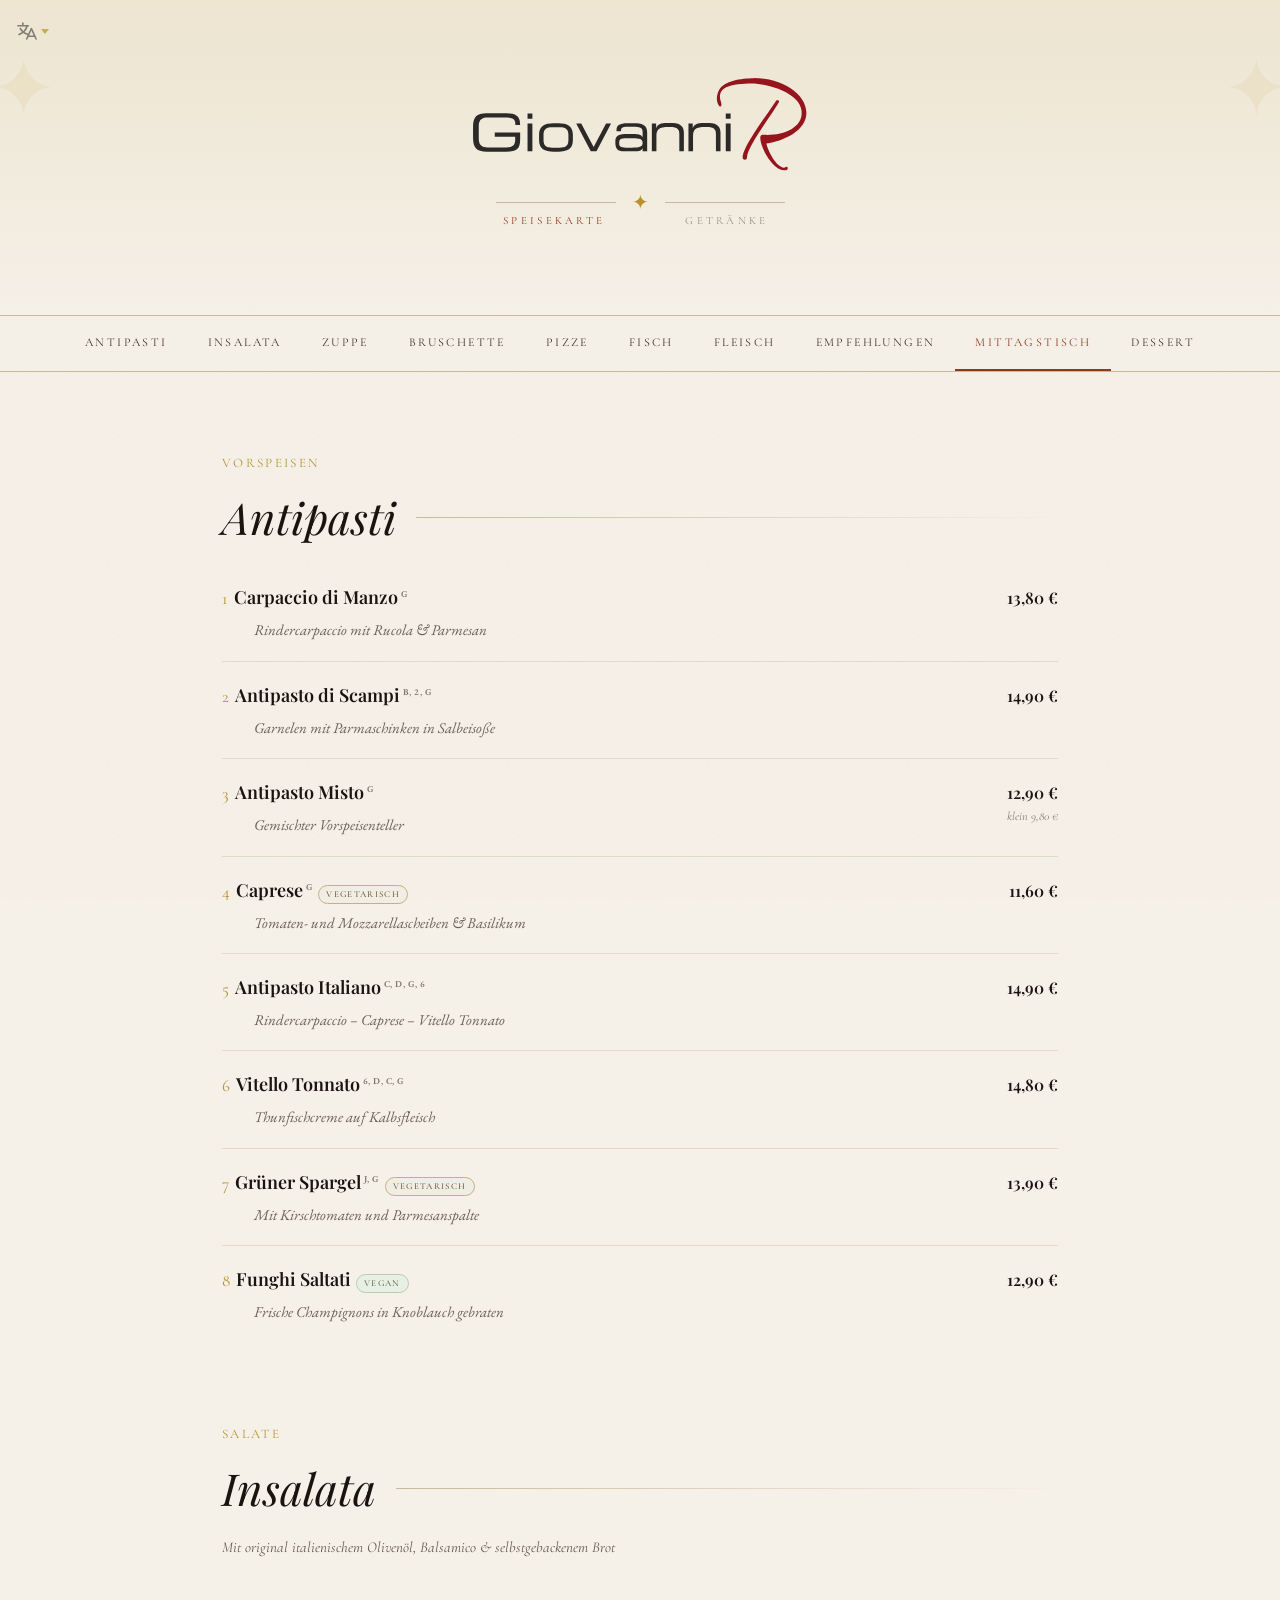
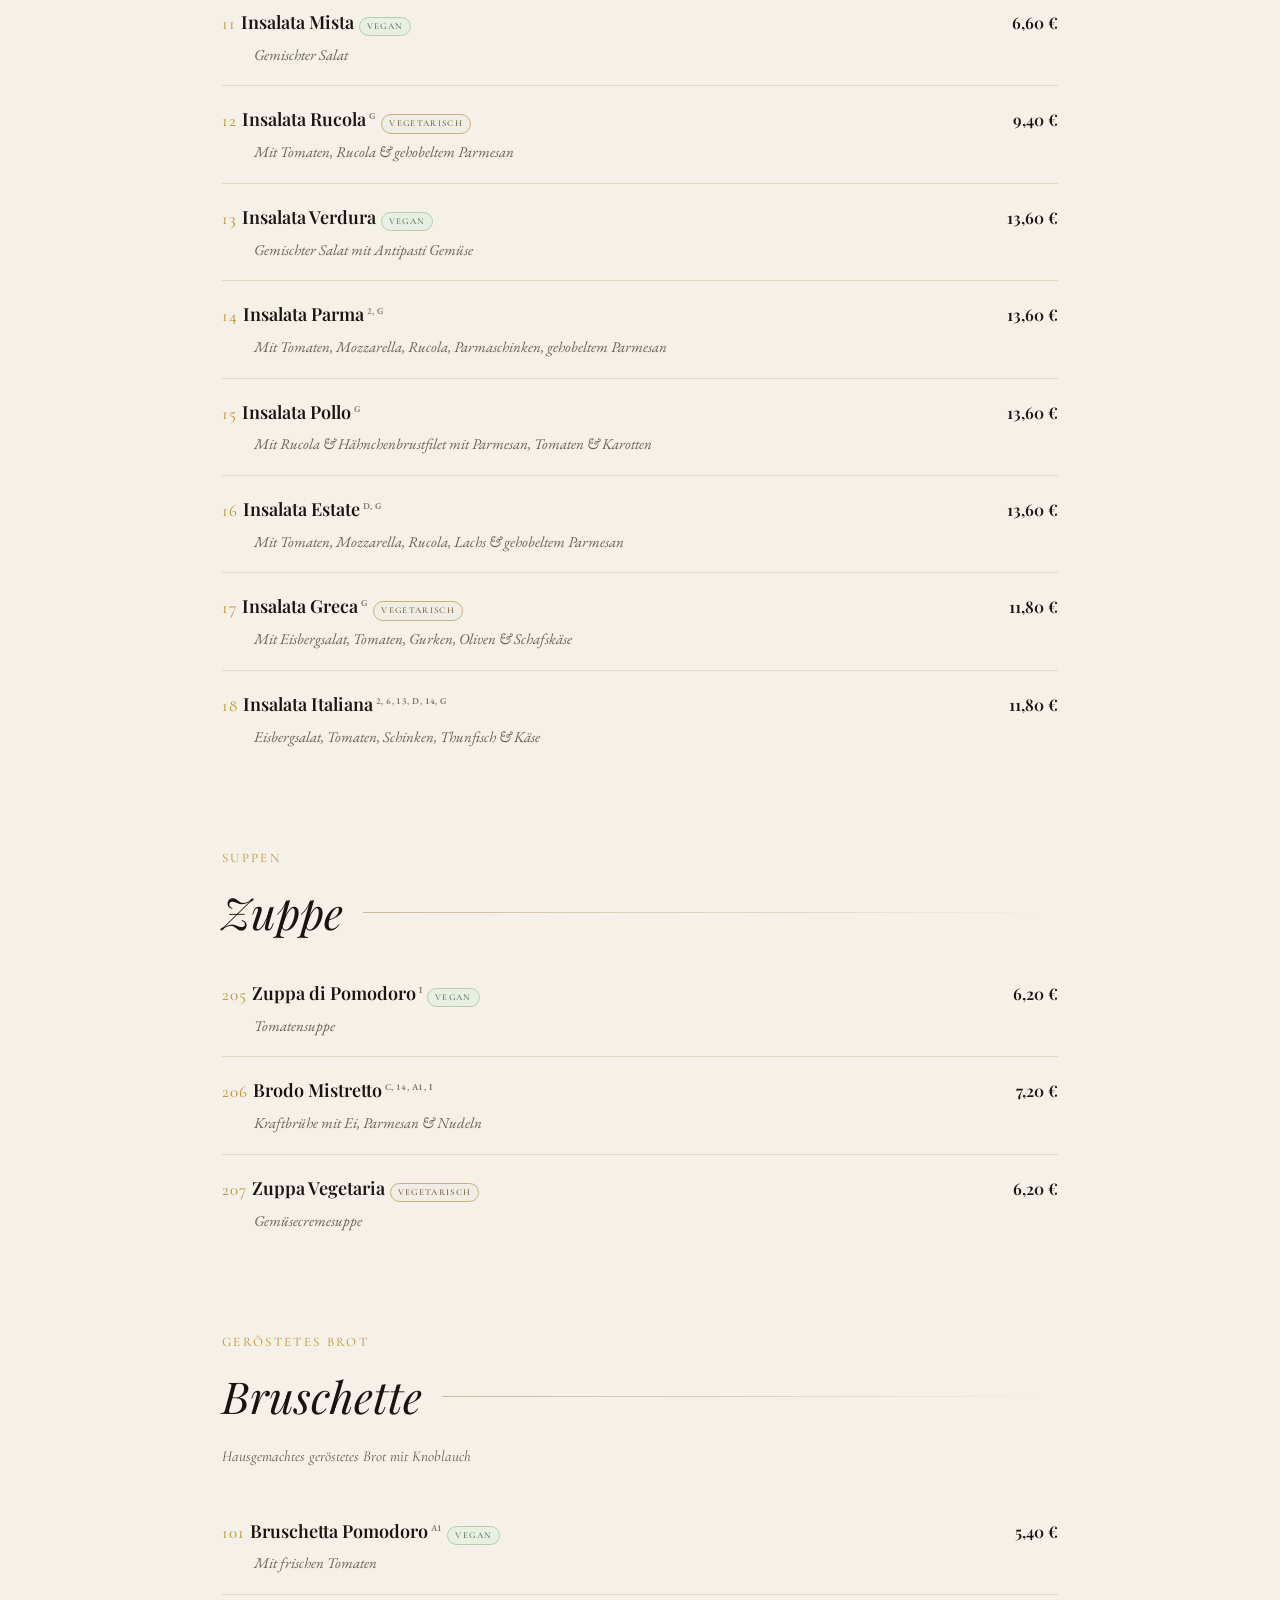
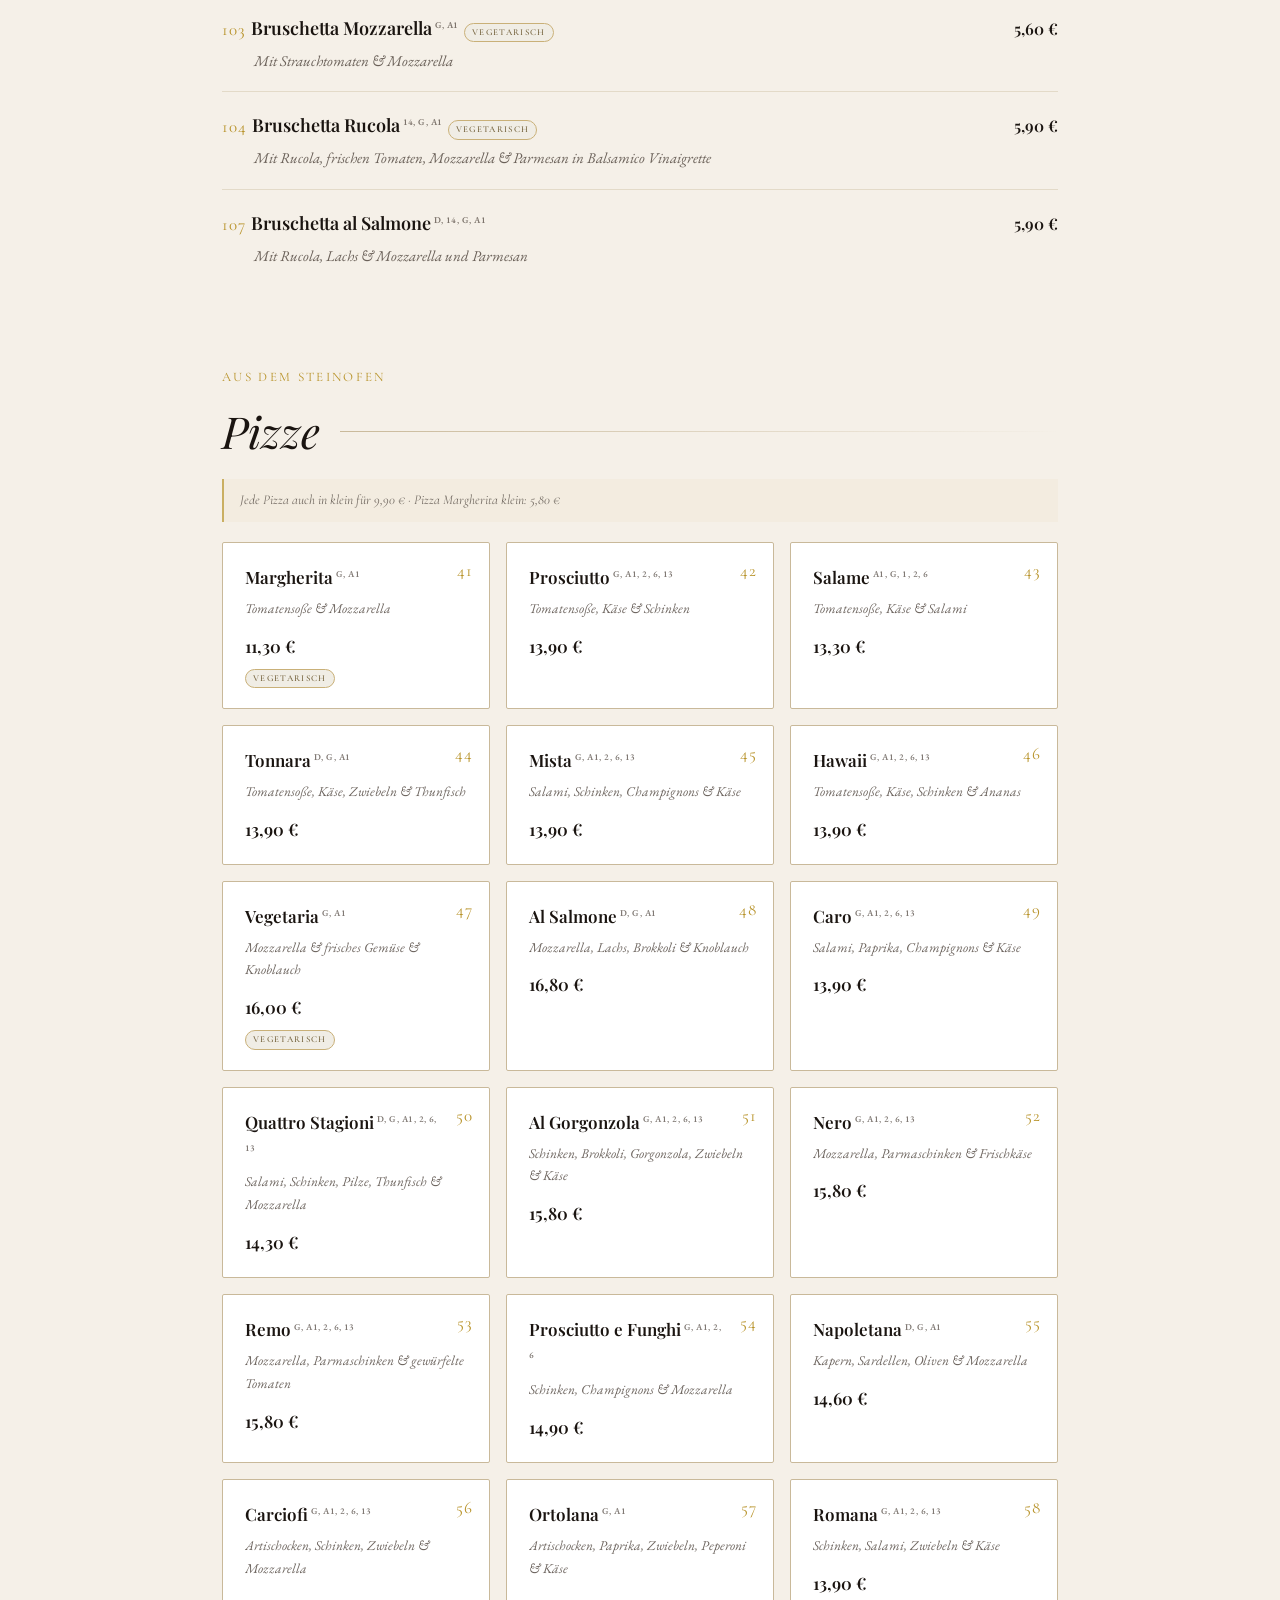
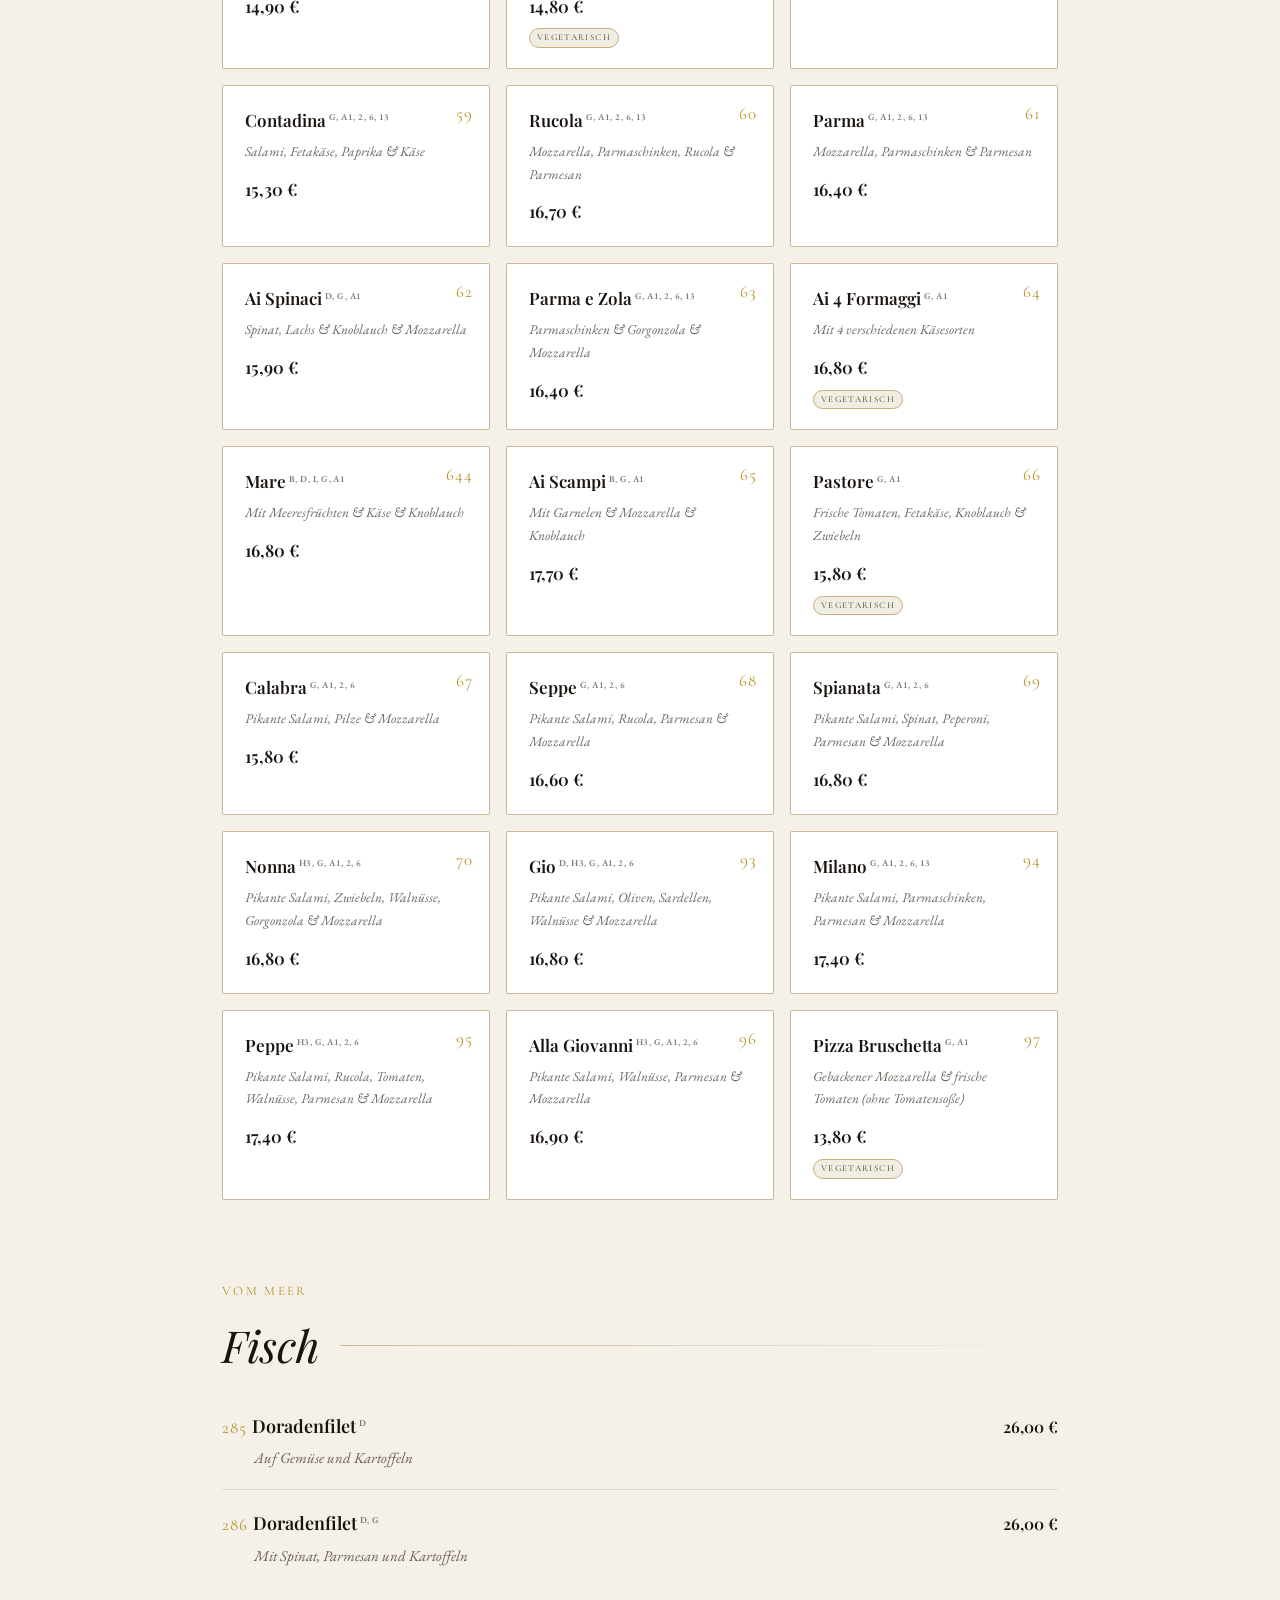
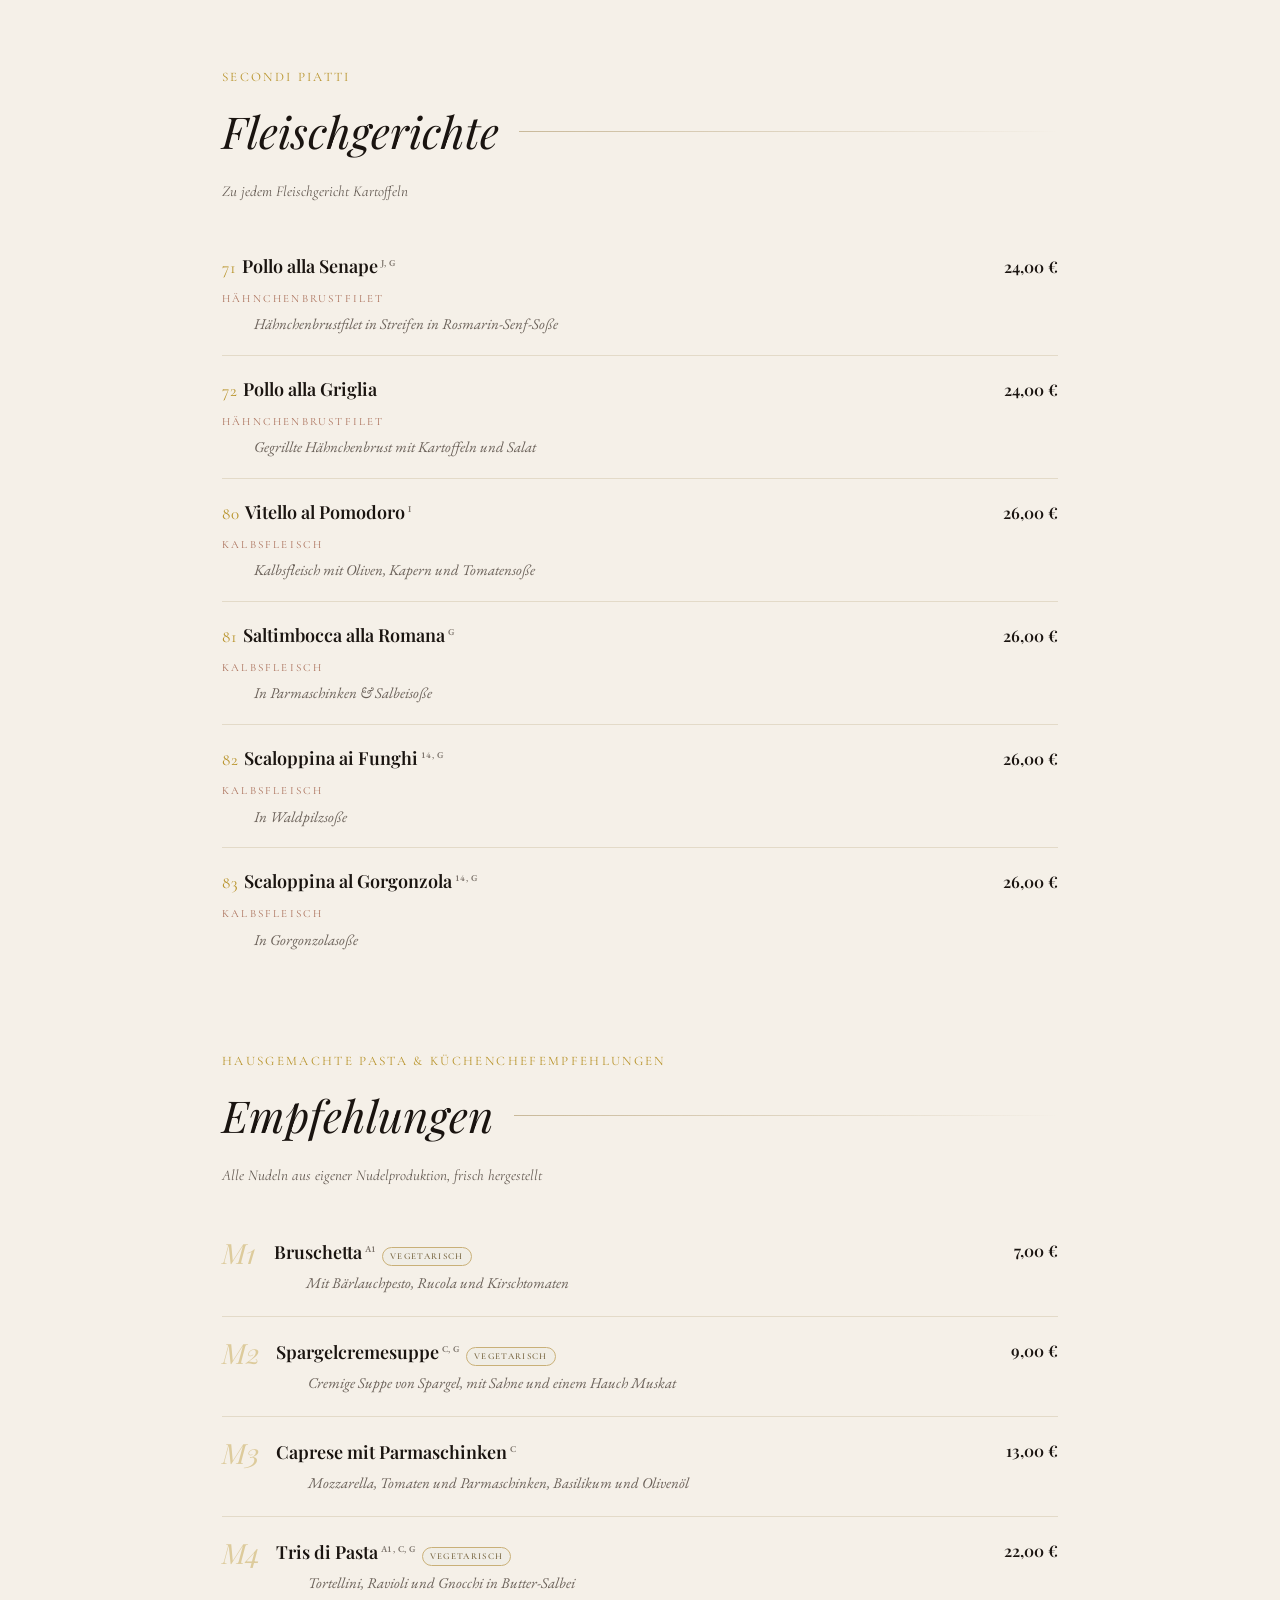
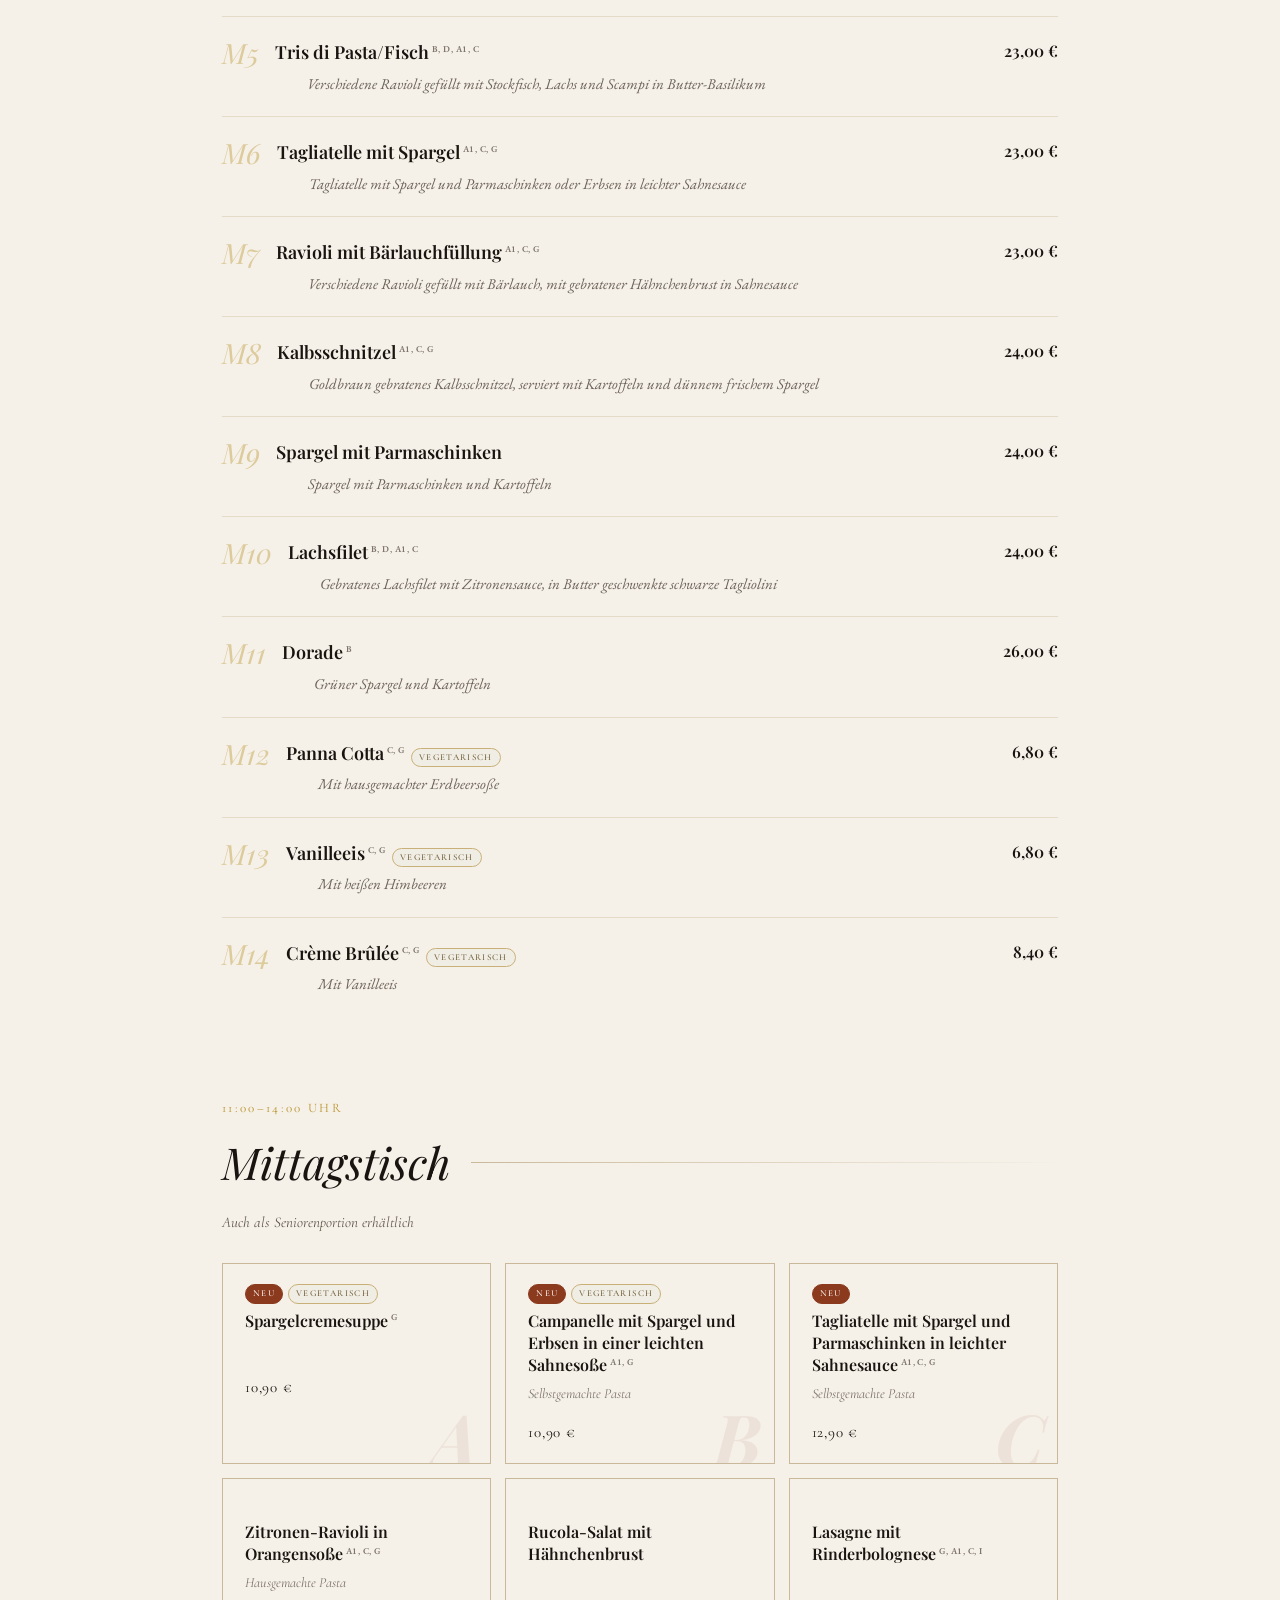
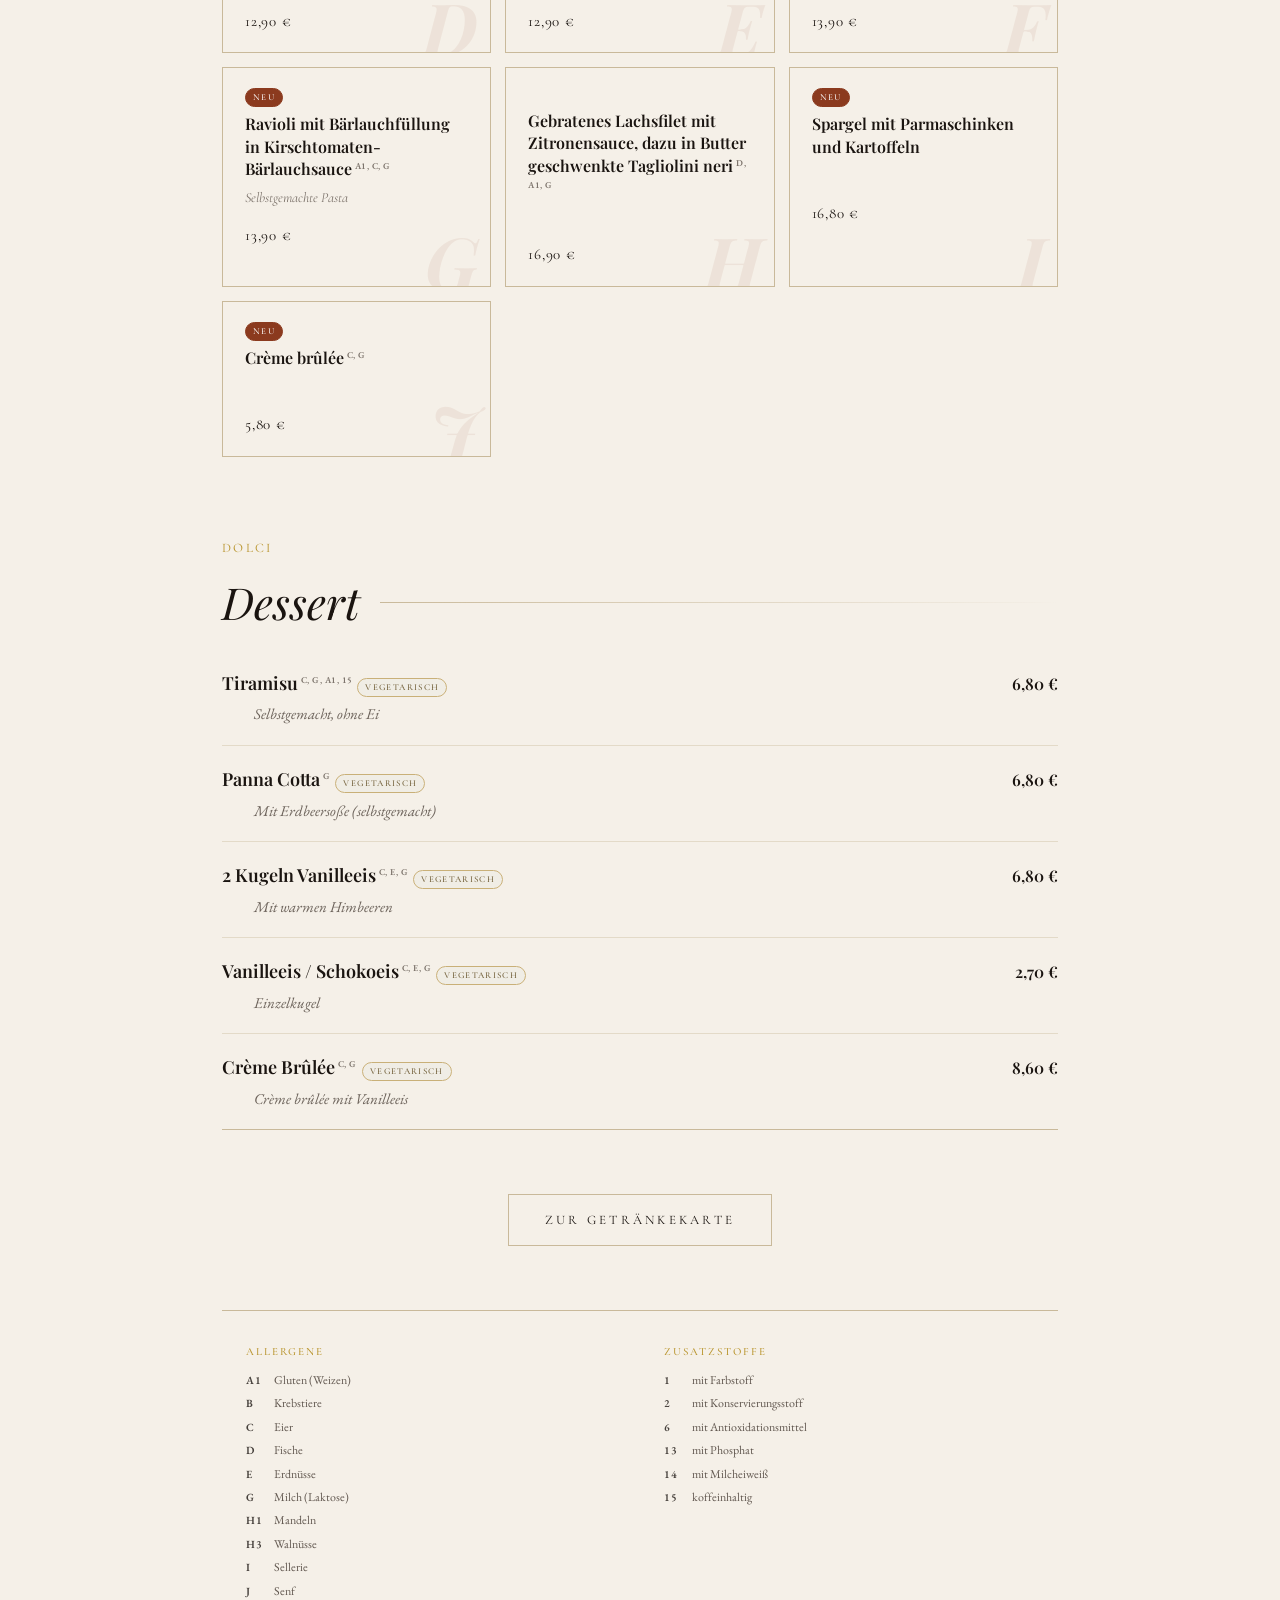
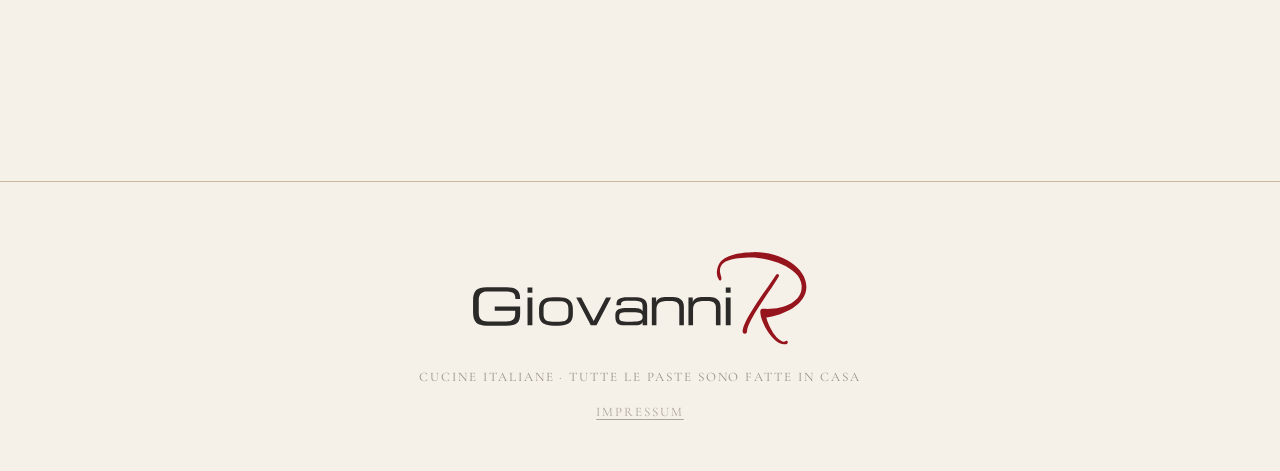
<file: giovanni_menu.html>
<!DOCTYPE html>
<html lang="de">
<head>
<meta charset="UTF-8">
<meta name="viewport" content="width=device-width, initial-scale=1.0">
<title>Giovanni R – Cucine Italiane</title>
<link rel="icon" href="extra/favicon.png" type="image/png">
<link href="https://fonts.googleapis.com/css2?family=Playfair+Display:ital,wght@0,400;0,600;0,700;1,400;1,600&family=Cormorant+Garamond:ital,wght@0,300;0,400;0,500;1,300;1,400&family=EB+Garamond:ital,wght@0,400;0,500;1,400&display=swap" rel="stylesheet">
<link rel="stylesheet" href="giovanni_menu.css">
<style>
/* ── SPOTLIGHT WALKTHROUGH ── */
#wt-overlay {
  position: fixed;
  inset: 0;
  z-index: 9000;
  pointer-events: none;
  opacity: 0;
  transition: opacity 0.5s ease;
}
#wt-overlay.active {
  pointer-events: auto;
  opacity: 1;
}

#wt-backdrop {
  position: absolute;
  inset: 0;
  background: radial-gradient(
    ellipse var(--wt-rw) var(--wt-rh) at var(--wt-x) var(--wt-y),
    transparent 60%,
    rgba(8,5,2,0.5) 80%,
    rgba(8,5,2,0.82) 100%
  );
  /* no CSS transition — animated via JS rAF instead */
}

/* text fixed at bottom center */
#wt-label-text {
  position: absolute;
  bottom: 100px;
  left: 0; right: 0;
  text-align: center;
  font-family: 'Playfair Display', serif;
  font-size: clamp(38px, 8vw, 74px);
  font-style: italic;
  color: #f5f0e8;
  letter-spacing: 0.04em;
  text-shadow: 0 2px 28px rgba(0,0,0,0.7);
  opacity: 0;
  transform: translateY(10px);
  transition: opacity 0.5s ease 0.15s, transform 0.5s ease 0.15s;
  pointer-events: none;
}
#wt-overlay.active #wt-label-text.visible {
  opacity: 1;
  transform: translateY(0);
}

/* arrow SVG full-screen, drawn on top */
#wt-arrow-svg {
  position: absolute;
  left: 0; top: 0;
  pointer-events: none;
  overflow: visible;
}
#wt-arrow-svg path {
  stroke: #b8932a;
  stroke-width: 5;
  stroke-linecap: round;
  stroke-linejoin: round;
  fill: none;
  transition: d 0.6s cubic-bezier(0.4,0,0.2,1);
}
#wt-arrow-svg polygon {
  fill: #b8932a;
  transition: points 0.6s cubic-bezier(0.4,0,0.2,1);
}

</style>
</head>
<body>

<!-- SPOTLIGHT WALKTHROUGH -->
<div id="wt-overlay">
  <div id="wt-backdrop"></div>
  <span id="wt-label-text"></span>
  <svg id="wt-arrow-svg">
    <path id="wt-arrow-path" d=""/>
    <polygon id="wt-arrow-head" points=""/>
  </svg>
</div>

<!-- BACK TO TOP -->
<button id="back-to-top" aria-label="Nach oben">&#8593;</button>

<!-- HEADER -->
<header>
  <a href="giovanni_menu.html" class="header-logo-link">
    <img src="extra/Logo.svg" alt="Ristorante Giovanni R" class="header-logo">
  </a>
  <div class="header-ornament">
    <span></span>
    <i>✦</i>
    <span></span>
  </div>
  <div class="page-tabs">
    <a href="giovanni_menu.html" class="page-tab page-tab--active" data-tab="speisekarte">Speisekarte</a>
    <a href="giovanni_getraenke.html" class="page-tab" data-tab="getraenke">Getränke</a>
  </div>
  <div class="lang-wrapper">
    <img src="extra/language-regular-full.svg" class="lang-icon" alt="Sprache wählen">
    <div class="lang-arrow"></div>
    <select class="lang-select" id="langSelect">
      <option value="de">DE</option>
      <option value="en">EN</option>
      <option value="it">IT</option>
      <option value="zh">中文</option>
    </select>
  </div>
</header>

<!-- NAV -->
<nav>
  <a href="#antipasti" data-nav="antipasti">Antipasti</a>
  <a href="#insalata" data-nav="insalata">Insalata</a>
  <a href="#zuppe" data-nav="zuppe">Zuppe</a>
  <a href="#bruschette" data-nav="bruschette">Bruschette</a>
  <a href="#pizze" data-nav="pizze">Pizze</a>
  <a href="#fisch" data-nav="fisch">Fisch</a>
  <a href="#fleisch" data-nav="fleisch">Fleisch</a>
  <a href="#empfehlungen" data-nav="empfehlungen">Empfehlungen</a>
  <a href="#mittagstisch" data-nav="mittagstisch">Mittagstisch</a>
  <a href="#dessert" data-nav="dessert">Dessert</a>
</nav>

<main>
  <!-- ── ANTIPASTI ── -->
  <section id="antipasti">
    <p class="section-sub" data-sub="antipasti">Vorspeisen</p>
    <div class="section-header">
      <h2 data-heading="antipasti">Antipasti</h2>
      <div class="line"></div>
    </div>
    <div class="menu-list" data-category="antipasti"></div>
  </section>

  <!-- ── INSALATA ── -->
  <section id="insalata">
    <p class="section-sub" data-sub="insalata">Salate</p>
    <div class="section-header">
      <h2 data-heading="insalata">Insalata</h2>
      <div class="line"></div>
    </div>
    <p class="section-note" data-note="insalata"></p>
    <div class="menu-list" data-category="insalata"></div>
  </section>

  <!-- ── ZUPPE ── -->
  <section id="zuppe">
    <p class="section-sub" data-sub="zuppe">Suppen</p>
    <div class="section-header">
      <h2 data-heading="zuppe">Zuppe</h2>
      <div class="line"></div>
    </div>
    <div class="menu-list" data-category="zuppe"></div>
  </section>

  <!-- ── BRUSCHETTE ── -->
  <section id="bruschette">
    <p class="section-sub" data-sub="bruschette">Geröstetes Brot</p>
    <div class="section-header">
      <h2 data-heading="bruschette">Bruschette</h2>
      <div class="line"></div>
    </div>
    <p class="section-note" data-note="bruschette"></p>
    <div class="menu-list" data-category="bruschette"></div>
  </section>

  <!-- ── PIZZE ── -->
  <section id="pizze">
    <p class="section-sub" data-sub="pizze">Aus dem Steinofen</p>
    <div class="section-header">
      <h2 data-heading="pizze">Pizze</h2>
      <div class="line"></div>
    </div>
    <p class="pizza-note" data-note="pizze"></p>
    <div class="pizza-grid" data-category="pizze"></div>
  </section>

  <!-- ── FISCH ── -->
  <section id="fisch">
    <p class="section-sub" data-sub="fisch">Vom Meer</p>
    <div class="section-header">
      <h2 data-heading="fisch">Fisch</h2>
      <div class="line"></div>
    </div>
    <div class="menu-list" data-category="fisch"></div>
  </section>

  <!-- ── FLEISCHGERICHTE ── -->
  <section id="fleisch">
    <p class="section-sub" data-sub="fleisch">Secondi Piatti</p>
    <div class="section-header">
      <h2 data-heading="fleisch">Fleischgerichte</h2>
      <div class="line"></div>
    </div>
    <p class="section-note" data-note="fleischgerichte"></p>
    <div class="menu-list" data-category="fleischgerichte"></div>
  </section>

  <!-- ── EMPFEHLUNGEN ── -->
  <section id="empfehlungen">
    <p class="section-sub" data-sub="empfehlungen">Hausgemachte Pasta &amp; Küchenchefempfehlungen</p>
    <div class="section-header">
      <h2 data-heading="empfehlungen">Empfehlungen</h2>
      <div class="line"></div>
    </div>
    <p class="section-note" data-note="empfehlungen"></p>
    <div class="empfehlung-list" data-category="empfehlungen"></div>
  </section>

  <!-- ── MITTAGSTISCH ── -->
  <section id="mittagstisch">
    <p class="section-sub" data-sub="mittagstisch"></p>
    <div class="section-header">
      <h2 data-heading="mittagstisch">Mittagstisch</h2>
      <div class="line"></div>
    </div>
    <p class="section-note" data-note="mittag-senior">Auch als Seniorenportion erhältlich</p>
    <div class="mittag-grid" data-category="mittagstisch"></div>
  </section>

  <!-- ── DESSERT ── -->
  <section id="dessert">
    <p class="section-sub" data-sub="dessert">Dolci</p>
    <div class="section-header">
      <h2 data-heading="dessert">Dessert</h2>
      <div class="line"></div>
    </div>
    <div class="menu-list" data-category="dessert"></div>
  </section>

  <!-- ── GETRÄNKE CTA ── -->
  <div class="getraenke-cta">
    <a href="giovanni_getraenke.html" class="getraenke-cta-btn" data-cta-btn>Zur Getränkekarte</a>
  </div>

  <!-- ── ALLERGEN LEGENDE ── -->
  <div class="allergen-legende-section">
    <div data-category="allergen-legend"></div>
  </div>
</main>

<footer>
  <a href="giovanni_menu.html" class="header-logo-link">
    <img src="extra/Logo.svg" alt="Ristorante Giovanni R" class="header-logo">
  </a>
  <p>Cucine Italiane · Tutte le paste sono fatte in casa</p>
  <p style="margin-top: 12px; opacity: 0.4; font-family: 'Cormorant Garamond', serif; font-size: 13px; letter-spacing: 0.15em; text-transform: uppercase;">
    <a href="impressum.html" style="color: inherit; text-decoration: underline; text-underline-offset: 3px;">Impressum</a>
  </p>
</footer>

<script>
(function() {
  let menuData = null;
  let currentLang = 'de';

  const UI = {
    de: {
      sub: {
        antipasti: 'Vorspeisen', insalata: 'Salate', zuppe: 'Suppen',
        bruschette: 'Geröstetes Brot', pizze: 'Aus dem Steinofen',
        fisch: 'Vom Meer', fleisch: 'Secondi Piatti',
        empfehlungen: 'Hausgemachte Pasta & Küchenchefempfehlungen',
        dessert: 'Dolci', getraenke: 'Getränke'
      },
      headings: {
        antipasti: 'Antipasti', insalata: 'Insalata', zuppe: 'Zuppe',
        bruschette: 'Bruschette', pizze: 'Pizze', fisch: 'Fisch',
        fleisch: 'Fleischgerichte', empfehlungen: 'Empfehlungen',
        mittagstisch: 'Mittagstisch', dessert: 'Dessert', getraenke: 'Getränke'
      },
      nav: {
        antipasti: 'Antipasti', insalata: 'Insalata', zuppe: 'Zuppe',
        bruschette: 'Bruschette', pizze: 'Pizze', fisch: 'Fisch',
        fleisch: 'Fleisch', empfehlungen: 'Empfehlungen',
        mittagstisch: 'Mittagstisch', dessert: 'Dessert', getraenke: 'Getränke'
      },
      drink_labels: {
        heissgetraenke: 'Heiße Getränke', softdrinks: 'Softdrinks', saefte: 'Säfte',
        bier: 'Bier', aperitifs: 'Aperitifs & Cocktails', spirituosen: 'Spirituosen',
        weisswein: 'Weißwein', rotwein: 'Rotwein', rosewein: 'Roséwein',
        prosecco_flasche: 'Prosecco (Flasche)', offen: 'Offen', flasche: 'Flasche'
      },
      notes: {
        insalata: 'Mit original italienischem Olivenöl, Balsamico & selbstgebackenem Brot',
        bruschette: 'Hausgemachtes geröstetes Brot mit Knoblauch',
        fleischgerichte: 'Zu jedem Fleischgericht Kartoffeln',
        empfehlungen: 'Alle Nudeln aus eigener Nudelproduktion, frisch hergestellt',
        mittagstisch: '11:00–14:00 Uhr'
      },
      pizza_note: 'Jede Pizza auch in klein für 9,90 € · Pizza Margherita klein: 5,80 €',
      mittag_senior: 'Auch als Seniorenportion erhältlich',
      klein: 'klein',
      tags: { vegan: 'Vegan', vegetarisch: 'Vegetarisch', neu: 'NEU' },
      legend: { allergens: 'Allergene', additives: 'Zusatzstoffe' },
      cta_label: 'Getränkekarte', cta_btn: 'Zur Getränkekarte',
      tabs: { speisekarte: 'Speisekarte', getraenke: 'Getränke' }
    },
    en: {
      sub: {
        antipasti: 'Starters', insalata: 'Salads', zuppe: 'Soups',
        bruschette: 'Toasted Bread', pizze: 'From the Stone Oven',
        fisch: 'From the Sea', fleisch: 'Main Courses',
        empfehlungen: 'Homemade Pasta & Chef\'s Recommendations',
        dessert: 'Sweets', getraenke: 'Beverages'
      },
      headings: {
        antipasti: 'Antipasti', insalata: 'Salads', zuppe: 'Soups',
        bruschette: 'Bruschette', pizze: 'Pizzas', fisch: 'Fish',
        fleisch: 'Meat Dishes', empfehlungen: 'Chef\'s Recommendations',
        mittagstisch: 'Lunch Menu', dessert: 'Dessert', getraenke: 'Drinks'
      },
      nav: {
        antipasti: 'Antipasti', insalata: 'Salads', zuppe: 'Soups',
        bruschette: 'Bruschette', pizze: 'Pizzas', fisch: 'Fish',
        fleisch: 'Meat', empfehlungen: 'Recommendations',
        mittagstisch: 'Lunch', dessert: 'Dessert', getraenke: 'Drinks'
      },
      drink_labels: {
        heissgetraenke: 'Hot Drinks', softdrinks: 'Soft Drinks', saefte: 'Juices',
        bier: 'Beer', aperitifs: 'Aperitifs & Cocktails', spirituosen: 'Spirits',
        weisswein: 'White Wine', rotwein: 'Red Wine', rosewein: 'Rosé Wine',
        prosecco_flasche: 'Prosecco (Bottle)', offen: 'By the Glass', flasche: 'Bottle'
      },
      notes: {
        insalata: 'With original Italian olive oil, balsamic & homemade bread',
        bruschette: 'Homemade toasted bread with garlic',
        fleischgerichte: 'All meat dishes served with potatoes',
        empfehlungen: 'All pasta freshly made in-house',
        mittagstisch: 'Monday–Friday, 11:00–14:00'
      },
      pizza_note: 'Every pizza also available small for 9.90 € · Margherita small: 5.80 €',
      mittag_senior: 'Also available as senior portion',
      klein: 'small',
      tags: { vegan: 'Vegan', vegetarisch: 'Vegetarian', neu: 'NEW' },
      legend: { allergens: 'Allergens', additives: 'Additives' },
      cta_label: 'Drinks Menu', cta_btn: 'View Drinks Menu',
      tabs: { speisekarte: 'Food Menu', getraenke: 'Drinks' }
    },
    it: {
      sub: {
        antipasti: 'Antipasti', insalata: 'Insalate', zuppe: 'Zuppe',
        bruschette: 'Pane Tostato', pizze: 'Dal Forno a Pietra',
        fisch: 'Dal Mare', fleisch: 'Secondi Piatti',
        empfehlungen: 'Pasta Fatta in Casa & Specialità dello Chef',
        dessert: 'Dolci', getraenke: 'Bevande'
      },
      headings: {
        antipasti: 'Antipasti', insalata: 'Insalata', zuppe: 'Zuppe',
        bruschette: 'Bruschette', pizze: 'Pizze', fisch: 'Pesce',
        fleisch: 'Piatti di Carne', empfehlungen: 'Raccomandazioni dello Chef',
        mittagstisch: 'Pranzo', dessert: 'Dolci', getraenke: 'Bevande'
      },
      nav: {
        antipasti: 'Antipasti', insalata: 'Insalata', zuppe: 'Zuppe',
        bruschette: 'Bruschette', pizze: 'Pizze', fisch: 'Pesce',
        fleisch: 'Carne', empfehlungen: 'Raccomandazioni',
        mittagstisch: 'Pranzo', dessert: 'Dolci', getraenke: 'Bevande'
      },
      drink_labels: {
        heissgetraenke: 'Bevande Calde', softdrinks: 'Soft Drink', saefte: 'Succhi',
        bier: 'Birra', aperitifs: 'Aperitivi & Cocktail', spirituosen: 'Superalcolici',
        weisswein: 'Vino Bianco', rotwein: 'Vino Rosso', rosewein: 'Vino Rosato',
        prosecco_flasche: 'Prosecco (Bottiglia)', offen: 'Al Bicchiere', flasche: 'Bottiglia'
      },
      notes: {
        insalata: 'Con olio d\'oliva italiano originale, aceto balsamico e pane fatto in casa',
        bruschette: 'Pane tostato fatto in casa con aglio',
        fleischgerichte: 'Tutte le pietanze di carne servite con patate',
        empfehlungen: 'Tutta la pasta è fatta in casa, fresca di giornata',
        mittagstisch: 'Lunedì–Venerdì, 11:00–14:00'
      },
      pizza_note: 'Ogni pizza anche in piccolo per 9,90 € · Margherita piccola: 5,80 €',
      mittag_senior: 'Disponibile anche come porzione senior',
      klein: 'piccolo',
      tags: { vegan: 'Vegano', vegetarisch: 'Vegetariano', neu: 'NUOVO' },
      legend: { allergens: 'Allergeni', additives: 'Additivi' },
      cta_label: 'Carta delle Bevande', cta_btn: 'Vai alla Carta delle Bevande',
      tabs: { speisekarte: 'Menu', getraenke: 'Bevande' }
    },
    zh: {
      sub: {
        antipasti: '前菜', insalata: '沙拉', zuppe: '汤品',
        bruschette: '烤面包', pizze: '石窑比萨',
        fisch: '鱼类菜肴', fleisch: '主菜',
        empfehlungen: '自制意面 & 主厨推荐',
        dessert: '甜点', getraenke: '饮品'
      },
      headings: {
        antipasti: '前菜', insalata: '沙拉', zuppe: '汤品',
        bruschette: '烤面包', pizze: '比萨', fisch: '鱼类',
        fleisch: '肉类菜肴', empfehlungen: '主厨推荐',
        mittagstisch: '午市套餐', dessert: '甜点', getraenke: '饮品'
      },
      nav: {
        antipasti: '前菜', insalata: '沙拉', zuppe: '汤品',
        bruschette: '烤面包', pizze: '比萨', fisch: '鱼类',
        fleisch: '肉类', empfehlungen: '推荐',
        mittagstisch: '午市', dessert: '甜点', getraenke: '饮品'
      },
      drink_labels: {
        heissgetraenke: '热饮', softdrinks: '软饮', saefte: '果汁',
        bier: '啤酒', aperitifs: '开胃酒 & 鸡尾酒', spirituosen: '烈酒',
        weisswein: '白葡萄酒', rotwein: '红葡萄酒', rosewein: '玫瑰葡萄酒',
        prosecco_flasche: '普罗塞克（瓶装）', offen: '散杯', flasche: '整瓶'
      },
      notes: {
        insalata: '配正宗意大利橄榄油、香醋和自制面包',
        bruschette: '自制蒜香烤面包',
        fleischgerichte: '所有肉类菜肴均附土豆',
        empfehlungen: '全部意面均为店内新鲜现制',
        mittagstisch: '周一至周五，11:00–14:00'
      },
      pizza_note: '每款比萨均可点小份 9,90 € · 玛格丽特小份：5,80 €',
      mittag_senior: '亦提供老年人份量',
      klein: '小份',
      tags: { vegan: '纯素', vegetarisch: '素食', neu: '新品' },
      legend: { allergens: '过敏原', additives: '添加剂' },
      cta_label: '饮品单', cta_btn: '查看饮品单',
      tabs: { speisekarte: '菜单', getraenke: '饮品' }
    }
  };

  function getName(item) {
    return item.name;
  }

  function renderAllergenCodes(codes) {
    if (!codes || codes.length === 0) return '';
    return `<sup class="allergen-codes">${codes.join(', ')}</sup>`;
  }

  function getDesc(item) {
    if (currentLang === 'de') return item.beschreibung;
    return (item.translations && item.translations[currentLang] && item.translations[currentLang].beschreibung) || item.beschreibung;
  }

  function formatPrice(price) {
    return price.toFixed(2).replace('.', ',') + ' €';
  }

  function renderTags(tags) {
    if (!tags || tags.length === 0) return '';
    const t = UI[currentLang].tags;
    return '<div class="item-tags">' + tags.map(tag => {
      const k = tag.toLowerCase();
      if (k === 'vegan') return `<span class="tag tag-vegan">${t.vegan}</span>`;
      if (k === 'vegetarisch') return `<span class="tag tag-vegeta">${t.vegetarisch}</span>`;
      if (k === 'neu') return `<span class="tag tag-neu">${t.neu}</span>`;
      return '';
    }).join('') + '</div>';
  }

  function renderMenuItem(item) {
    const ui = UI[currentLang];
    const priceAlt = item.preis_klein ? `<span class="price-alt">${ui.klein} ${formatPrice(item.preis_klein)}</span>` : '';
    const kategorie = item.kategorie ? `<div class="kategorie-label">${item.kategorie}</div>` : '';
    return `
      <div class="menu-item">
        <div class="item-left">
          <div class="item-name-row">
            <span class="item-nr">${item.nr}</span>
            <span class="item-name">${getName(item)}${renderAllergenCodes(item.allergen_codes)}</span>
            ${renderTags(item.tags)}
          </div>
          ${kategorie}
          <div class="item-desc">${getDesc(item)}</div>
        </div>
        <div class="item-price">${formatPrice(item.preis)}${priceAlt}</div>
      </div>
    `;
  }

  function renderPizzaCard(item) {
    const t = UI[currentLang].tags;
    const tags = item.tags && item.tags.length > 0
      ? `<div class="item-tags" style="margin-top:8px">${item.tags.map(tag => {
          const k = tag.toLowerCase();
          if (k === 'vegetarisch') return `<span class="tag tag-vegeta">${t.vegetarisch}</span>`;
          return '';
        }).join('')}</div>`
      : '';
    return `
      <div class="pizza-card">
        <span class="item-nr">${item.nr}</span>
        <div class="item-name">${getName(item)}${renderAllergenCodes(item.allergen_codes)}</div>
        <div class="item-desc">${getDesc(item)}</div>
        <div class="item-price">${formatPrice(item.preis)}</div>
        ${tags}
      </div>
    `;
  }

  function renderEmpfehlungItem(item) {
    return `
      <div class="empfehlung-item">
        <div class="empfehlung-id">${item.id}</div>
        <div class="item-left">
          <div class="item-name-row">
            <span class="item-name">${getName(item)}${renderAllergenCodes(item.allergen_codes)}</span>
            ${renderTags(item.tags)}
          </div>
          <div class="item-desc">${getDesc(item)}</div>
        </div>
        <div class="item-price">${formatPrice(item.preis)}</div>
      </div>
    `;
  }

  function renderMittagCard(item) {
    const t = UI[currentLang].tags;
    const hasTags = item.tags && item.tags.length > 0;
    const tagsHtml = hasTags
      ? `<div class="item-tags" style="margin-bottom:6px">${item.tags.map(tag => {
          const k = tag.toLowerCase();
          if (k === 'neu') return `<span class="tag tag-neu">${t.neu}</span>`;
          if (k === 'vegetarisch') return `<span class="tag tag-vegeta">${t.vegetarisch}</span>`;
          return '';
        }).join(' ')}</div>`
      : '<div style="margin-bottom:6px; height:16px;"></div>';
    return `
      <div class="mittag-card">
        <div class="mittag-id">${item.id}</div>
        ${tagsHtml}
        <div class="mittag-name">${getName(item)}${renderAllergenCodes(item.allergen_codes)}</div>
        <div class="mittag-desc">${getDesc(item) || '&nbsp;'}</div>
        <div class="mittag-price">${formatPrice(item.preis)}</div>
      </div>
    `;
  }

  function renderAllergenLegend() {
    const legende = menuData.allergen_legende;
    const lang = currentLang;
    const ui = UI[lang].legend;
    const allergenItems = Object.entries(legende.allergen)
      .map(([code, desc]) => `<div class="allergen-legend-item"><span class="allergen-code">${code}</span>${desc[lang]}</div>`)
      .join('');
    const additiveItems = Object.entries(legende.additive)
      .map(([code, desc]) => `<div class="allergen-legend-item"><span class="allergen-code">${code}</span>${desc[lang]}</div>`)
      .join('');
    return `
      <div class="allergen-legend-group">
        <h4 class="allergen-legend-heading">${ui.allergens}</h4>
        <div class="allergen-legend-grid">${allergenItems}</div>
      </div>
      <div class="allergen-legend-group">
        <h4 class="allergen-legend-heading">${ui.additives}</h4>
        <div class="allergen-legend-grid">${additiveItems}</div>
      </div>`;
  }

  function renderDessertCard(item) {
    return `
      <div class="menu-item">
        <div class="item-left">
          <div class="item-name-row">
            <span class="item-name">${getName(item)}${renderAllergenCodes(item.allergen_codes)}</span>
            ${renderTags(item.tags)}
          </div>
          <div class="item-desc">${getDesc(item)}</div>
        </div>
        <div class="item-price">${formatPrice(item.preis)}</div>
      </div>
    `;
  }

  function render() {
    const kat = menuData.kategorien;
    const ui = UI[currentLang];

    // Section subtitles
    document.querySelectorAll('[data-sub]').forEach(el => {
      const key = el.dataset.sub;
      if (ui.sub[key]) el.textContent = ui.sub[key];
    });

    // Section headings
    document.querySelectorAll('[data-heading]').forEach(el => {
      const key = el.dataset.heading;
      if (ui.headings[key]) el.textContent = ui.headings[key];
    });

    // Nav links
    document.querySelectorAll('[data-nav]').forEach(el => {
      const key = el.dataset.nav;
      if (ui.nav[key]) el.textContent = ui.nav[key];
    });

    // Static notes
    const seniorEl = document.querySelector('[data-note="mittag-senior"]');
    if (seniorEl) seniorEl.textContent = ui.mittag_senior;

    // Antipasti
    document.querySelector('[data-category="antipasti"]').innerHTML =
      kat.antipasti.map(renderMenuItem).join('');

    // Insalata
    document.querySelector('[data-note="insalata"]').textContent = ui.notes.insalata;
    document.querySelector('[data-category="insalata"]').innerHTML =
      kat.insalata.gerichte.map(renderMenuItem).join('');

    // Zuppe
    document.querySelector('[data-category="zuppe"]').innerHTML =
      kat.zuppe.map(renderMenuItem).join('');

    // Bruschette
    document.querySelector('[data-note="bruschette"]').textContent = ui.notes.bruschette;
    document.querySelector('[data-category="bruschette"]').innerHTML =
      kat.bruschette.gerichte.map(renderMenuItem).join('');

    // Pizze
    document.querySelector('[data-note="pizze"]').textContent = ui.pizza_note;
    document.querySelector('[data-category="pizze"]').innerHTML =
      kat.pizze.gerichte.map(renderPizzaCard).join('');

    // Fisch
    document.querySelector('[data-category="fisch"]').innerHTML =
      kat.fisch.map(renderMenuItem).join('');

    // Fleischgerichte
    document.querySelector('[data-note="fleischgerichte"]').textContent = ui.notes.fleischgerichte;
    document.querySelector('[data-category="fleischgerichte"]').innerHTML =
      kat.fleischgerichte.gerichte.map(renderMenuItem).join('');

    // Empfehlungen
    document.querySelector('[data-note="empfehlungen"]').textContent = ui.notes.empfehlungen;
    document.querySelector('[data-category="empfehlungen"]').innerHTML =
      kat.empfehlungen.gerichte.map(renderEmpfehlungItem).join('');

    // Mittagstisch
    document.querySelector('[data-sub="mittagstisch"]').textContent = ui.notes.mittagstisch;
    document.querySelector('[data-category="mittagstisch"]').innerHTML =
      kat.mittagstisch.gerichte.map(renderMittagCard).join('');

    // Dessert
    document.querySelector('[data-category="dessert"]').innerHTML =
      kat.dessert.map(renderDessertCard).join('');

    // CTA
    const ctaLabel = document.querySelector('[data-cta-label]');
    const ctaBtn = document.querySelector('[data-cta-btn]');
    if (ctaLabel) ctaLabel.textContent = ui.cta_label;
    if (ctaBtn) ctaBtn.textContent = ui.cta_btn;

    // Tabs
    document.querySelectorAll('[data-tab]').forEach(el => {
      const key = el.dataset.tab;
      if (ui.tabs[key]) el.textContent = ui.tabs[key];
    });

    // Allergen legend
    document.querySelector('[data-category="allergen-legend"]').innerHTML =
      renderAllergenLegend();
  }

  function setLanguage(lang) {
    currentLang = lang;
    document.documentElement.lang = lang;
    render();
  }

  // Scroll-based nav highlight
  const navObserver = new IntersectionObserver((entries) => {
    entries.forEach(entry => {
      const id = entry.target.id;
      const link = document.querySelector(`nav a[href="#${id}"]`);
      if (!link) return;
      if (entry.isIntersecting) {
        document.querySelectorAll('nav a').forEach(a => a.classList.remove('active'));
        link.classList.add('active');
        link.scrollIntoView({ inline: 'center', block: 'nearest', behavior: 'smooth' });
      }
    });
  }, { rootMargin: '-10% 0px -80% 0px', threshold: 0 });

  document.querySelectorAll('main section[id]').forEach(sec => navObserver.observe(sec));

  fetch('giovanni_r_menu.json')
    .then(response => response.json())
    .then(data => {
      menuData = data;
      render();
      document.getElementById('langSelect').addEventListener('change', function() {
        setLanguage(this.value);
      });
    });
})();
</script>

<script>
// ── SPOTLIGHT WALKTHROUGH (once only) ──
(function () {
  if (localStorage.getItem('giovanni_wt_done')) return;

  const steps = [
    { selector: '.lang-wrapper',                     label: 'Change Language' },
    { selector: '.page-tab[data-tab="speisekarte"]', label: 'Food Menu' },
    { selector: '.page-tab[data-tab="getraenke"]',   label: 'Drinks Menu' },
  ];

  const STEP_DURATION = 1400;
  const ANIM_DURATION = 300; // ms for spotlight move
  const PAD_X = 28, PAD_Y = 14;

  const overlay  = document.getElementById('wt-overlay');
  const backdrop = document.getElementById('wt-backdrop');
  const labelTxt = document.getElementById('wt-label-text');
  const arrowSvg = document.getElementById('wt-arrow-svg');
  const arrowPth = document.getElementById('wt-arrow-path');
  const arrowHd  = document.getElementById('wt-arrow-head');

  // current animated values
  let cur = { cx: 0, cy: 0, rw: 0, rh: 0 };
  let rafId = null;

  function getPos(el) {
    const r = el.getBoundingClientRect();
    return {
      cx: r.left + r.width  / 2,
      cy: r.top  + r.height / 2,
      rw: r.width  / 2 + PAD_X,
      rh: r.height / 2 + PAD_Y,
    };
  }

  function ease(t) { return t < 0.5 ? 2*t*t : -1+(4-2*t)*t; }

  function animateTo(target, onDone) {
    const start = { ...cur };
    const t0 = performance.now();
    cancelAnimationFrame(rafId);
    function frame(now) {
      const p = Math.min((now - t0) / ANIM_DURATION, 1);
      const e = ease(p);
      cur.cx = start.cx + (target.cx - start.cx) * e;
      cur.cy = start.cy + (target.cy - start.cy) * e;
      cur.rw = start.rw + (target.rw - start.rw) * e;
      cur.rh = start.rh + (target.rh - start.rh) * e;
      applySpotlight();
      applyArrow();
      if (p < 1) { rafId = requestAnimationFrame(frame); }
      else if (onDone) onDone();
    }
    rafId = requestAnimationFrame(frame);
  }

  function applySpotlight() {
    const { cx, cy, rw, rh } = cur;
    backdrop.style.setProperty('--wt-x',  cx + 'px');
    backdrop.style.setProperty('--wt-y',  cy + 'px');
    backdrop.style.setProperty('--wt-rw', rw + 'px');
    backdrop.style.setProperty('--wt-rh', rh + 'px');
  }

  function applyArrow() {
    const { cx, cy, rw, rh } = cur;
    const W = window.innerWidth, H = window.innerHeight;
    const ax = cx + rw * 0.4, ay = cy + rh + 65;
    const bx = cx,            by = cy + rh + 8;
    const mx = cx + 18,       my = (ay + by) / 2;
    const len   = Math.hypot(bx - ax, by - ay);
    const angle = Math.atan2(by - my, bx - mx);
    const hs = 16;
    const hx1 = bx - hs*Math.cos(angle-0.4), hy1 = by - hs*Math.sin(angle-0.4);
    const hx2 = bx - hs*Math.cos(angle+0.4), hy2 = by - hs*Math.sin(angle+0.4);
    arrowSvg.setAttribute('width', W);
    arrowSvg.setAttribute('height', H);
    arrowSvg.setAttribute('viewBox', `0 0 ${W} ${H}`);
    arrowPth.setAttribute('d', `M${ax} ${ay} Q${mx} ${my} ${bx} ${by}`);
    arrowHd.setAttribute('points', `${bx},${by} ${hx1},${hy1} ${hx2},${hy2}`);
    arrowPth.style.strokeDasharray  = len;
    arrowPth.style.strokeDashoffset = '0';
  }

  function crossfadeText(text) {
    labelTxt.style.transition = 'opacity 0.2s ease';
    labelTxt.style.opacity = '0';
    setTimeout(() => { labelTxt.textContent = text; labelTxt.style.opacity = '1'; }, 220);
  }

  function showStep(i) {
    if (i >= steps.length) {
      labelTxt.style.transition = 'opacity 0.5s ease';
      labelTxt.style.opacity = '0';
      arrowPth.style.opacity = '0';
      arrowHd.style.opacity  = '0';

      setTimeout(() => { overlay.classList.remove('active'); localStorage.setItem('giovanni_wt_done', '1'); }, 550);
      return;
    }
    const el = document.querySelector(steps[i].selector);
    if (!el) { showStep(i + 1); return; }
    const target = getPos(el);

    if (i === 0) {
      cur = { ...target };
      applySpotlight();
      applyArrow();
      labelTxt.textContent   = steps[0].label;
      arrowPth.style.opacity = '0';
      arrowHd.style.opacity  = '0';
      overlay.classList.add('active');
      requestAnimationFrame(() => {

        labelTxt.classList.add('visible');
        setTimeout(() => {
          arrowPth.style.transition = 'opacity 0.4s ease';
          arrowPth.style.opacity = '1';
          arrowHd.style.transition = 'opacity 0.4s ease 0.3s';
          arrowHd.style.opacity = '1';
        }, 200);
      });
    } else {
      crossfadeText(steps[i].label);
      animateTo(target);
    }

    setTimeout(() => showStep(i + 1), STEP_DURATION);
  }

  overlay.addEventListener('click', () => { overlay.classList.remove('active'); localStorage.setItem('giovanni_wt_done', '1'); });
  window.addEventListener('load', () => setTimeout(() => showStep(0), 800));
})();
</script>

<script>
// Back to top button
(function() {
  const btn = document.getElementById('back-to-top');
  window.addEventListener('scroll', () => {
    btn.classList.toggle('visible', window.scrollY > 400);
  }, { passive: true });
  btn.addEventListener('click', () => window.scrollTo({ top: 0, behavior: 'smooth' }));
})();
</script>

</body>
</html>
</file>
<file: giovanni_menu.css>
:root {
  --cream: #f5f0e8;
  --parchment: #ede5d0;
  --ink: #1a1410;
  --ink-soft: #3d322a;
  --gold: #b8932a;
  --gold-light: #d4aa4a;
  --rust: #8b3a1e;
  --sage: #5a6b4a;
  --divider: #c9b99a;
}

* { margin: 0; padding: 0; box-sizing: border-box; }

html { scroll-behavior: smooth; }

body {
  background-color: var(--cream);
  color: var(--ink);
  font-family: 'EB Garamond', serif;
  font-size: 17px;
  line-height: 1.7;
  overflow-x: hidden;
}

/* ─── NOISE TEXTURE OVERLAY ─── */
body::before {
  content: '';
  position: fixed; inset: 0;
  background-image: url("data:image/svg+xml,%3Csvg viewBox='0 0 200 200' xmlns='http://www.w3.org/2000/svg'%3E%3Cfilter id='n'%3E%3CfeTurbulence type='fractalNoise' baseFrequency='0.75' numOctaves='4' stitchTiles='stitch'/%3E%3C/filter%3E%3Crect width='100%25' height='100%25' filter='url(%23n)' opacity='0.04'/%3E%3C/svg%3E");
  background-size: 200px;
  pointer-events: none;
  z-index: 0;
  opacity: 0.6;
}

/* ─── HEADER ─── */
header {
  position: relative;
  text-align: center;
  padding: 72px 40px 56px;
  border-bottom: 1px solid var(--divider);
  background: linear-gradient(to bottom, #ede5d0 0%, var(--cream) 100%);
  overflow: hidden;
}

header::before, header::after {
  content: '✦';
  position: absolute;
  color: var(--gold);
  font-size: 80px;
  opacity: 0.08;
  top: 20px;
}
header::before { left: -10px; }
header::after  { right: -10px; }

.header-logo-link {
  display: inline-block;
  animation: fadeUp 1s ease both;
}

.header-logo {
  width: clamp(180px, 40vw, 340px);
  height: auto;
  display: block;
  margin: 0 auto;
}

.header-eyebrow {
  font-family: 'Cormorant Garamond', serif;
  font-size: 11px;
  letter-spacing: 0.35em;
  text-transform: uppercase;
  color: var(--gold);
  margin-bottom: 18px;
  animation: fadeUp 1s ease both;
}

.restaurant-name {
  font-family: 'Playfair Display', serif;
  font-size: clamp(52px, 8vw, 90px);
  font-weight: 700;
  line-height: 0.95;
  letter-spacing: -0.01em;
  color: var(--ink);
  animation: fadeUp 1s ease 0.15s both;
}

.restaurant-name em {
  display: block;
  font-style: italic;
  color: var(--rust);
  font-size: 0.58em;
  letter-spacing: 0.04em;
  margin-top: 6px;
}

.header-ornament {
  display: flex;
  align-items: center;
  justify-content: center;
  gap: 16px;
  animation: fadeUp 1s ease 0.3s both;
}

.header-ornament span { flex: 1; max-width: 120px; height: 1px; background: var(--divider); }
.header-ornament i {
  font-style: normal;
  color: var(--gold);
  font-size: 20px;
  line-height: 1;
}

/* ─── PAGE TABS ─── */
.page-tabs {
  display: flex;
  justify-content: center;
  gap: 74px;
  padding: 0 0 28px;

}

.page-tab {
  font-family: 'Cormorant Garamond', serif;
  font-size: 11px;
  letter-spacing: 0.3em;
  text-transform: uppercase;
  text-decoration: none;
  color: var(--ink-soft);
  opacity: 0.5;
  transition: opacity 0.2s, color 0.2s;
  width: 100px;
  text-align: center;
}

.page-tab:hover { opacity: 0.8; }

.page-tab--active {
  color: var(--rust);
  opacity: 1;
}

/* ─── NAV ─── */
nav {
  position: sticky;
  top: 0;
  z-index: 100;
  background: rgba(245,240,232,0.96);
  backdrop-filter: blur(8px);
  border-bottom: 1px solid var(--divider);
  padding: 0 24px;
  display: flex;
  justify-content: center;
  overflow-x: auto;
  scrollbar-width: none;
  animation: fadeDown 0.8s ease 0.5s both;
}
nav::-webkit-scrollbar { display: none; }

nav a {
  display: inline-block;
  padding: 16px 20px;
  font-family: 'Cormorant Garamond', serif;
  font-size: 12px;
  letter-spacing: 0.2em;
  text-transform: uppercase;
  text-decoration: none;
  color: var(--ink-soft);
  white-space: nowrap;
  transition: color 0.2s;
  border-bottom: 2px solid transparent;
}
nav a:focus { outline: none; }
nav a.active { color: var(--rust); border-bottom-color: var(--rust); }

/* ─── MAIN ─── */
main {
  max-width: 900px;
  margin: 0 auto;
  padding: 0 32px 100px;
  position: relative;
  z-index: 1;
}

/* ─── GETRÄNKE DESKTOP GRID ─── */
.getraenke-main {
  max-width: 960px;
  display: grid;
  grid-template-columns: 1fr 1fr;
  column-gap: 56px;
  align-items: start;
}

.getraenke-full {
  grid-column: 1 / -1;
}

/* ─── SECTION ─── */
section {
  margin-top: 80px;
  scroll-margin-top: 60px;
  animation: fadeUp 0.8s ease both;
}

.section-header {
  display: flex;
  align-items: center;
  gap: 20px;
  margin-bottom: 10px;
}

.section-header h2 {
  font-family: 'Playfair Display', serif;
  font-size: clamp(30px, 4vw, 44px);
  font-weight: 400;
  font-style: italic;
  color: var(--ink);
  white-space: nowrap;
}

.section-header .line {
  flex: 1;
  height: 1px;
  background: linear-gradient(to right, var(--divider), transparent);
}

.section-sub {
  font-family: 'Cormorant Garamond', serif;
  font-size: 13px;
  letter-spacing: 0.18em;
  text-transform: uppercase;
  color: var(--gold);
  margin-bottom: 6px;
}

.section-note {
  font-family: 'Cormorant Garamond', serif;
  font-style: italic;
  color: var(--ink-soft);
  font-size: 15px;
  margin-bottom: 28px;
  opacity: 0.8;
}

/* ─── MENU ITEMS ─── */
.menu-list { display: flex; flex-direction: column; gap: 0; }

.menu-item {
  display: grid;
  grid-template-columns: 1fr auto;
  align-items: baseline;
  gap: 16px;
  padding: 18px 0;
  border-bottom: 1px solid rgba(201,185,154,0.4);
  transition: background 0.2s;
  position: relative;
}

.menu-item:last-child { border-bottom: none; }

.menu-item:hover .item-name { color: var(--rust); }

.item-left { display: flex; flex-direction: column; gap: 3px; }

.item-name-row {
  display: flex;
  align-items: baseline;
  gap: 5px;
  flex-wrap: wrap;
}

.item-nr {
  font-family: 'Cormorant Garamond', serif;
  font-size: 17px;
  color: var(--gold);
  letter-spacing: 0.05em;
  min-width: auto;
}

.item-name {
  font-family: 'Playfair Display', serif;
  font-size: 18px;
  font-weight: 600;
  color: var(--ink);
  transition: color 0.2s;
}

.item-tags { display: flex; gap: 5px; flex-wrap: wrap; }

.tag {
  font-family: 'Cormorant Garamond', serif;
  font-size: 9px;
  letter-spacing: 0.15em;
  text-transform: uppercase;
  padding: 1px 7px;
  border-radius: 20px;
  font-weight: 500;
}

.tag-vegan    { background: #e8f0e5; color: var(--sage); border: 1px solid #b8ceaa; }
.tag-vegeta   { background: #f0ede5; color: #6b5830; border: 1px solid #c9b078; }
.tag-neu      { background: var(--rust); color: white; border: 1px solid var(--rust); }

.item-desc {
  font-family: 'EB Garamond', serif;
  font-style: italic;
  font-size: 15px;
  color: var(--ink-soft);
  opacity: 0.75;
  padding-left: 32px;
}

.item-price {
  font-family: 'Playfair Display', serif;
  font-size: 16px;
  font-weight: 600;
  color: var(--ink);
  text-align: right;
  white-space: nowrap;
}

.item-price .price-alt {
  display: block;
  font-size: 12px;
  font-family: 'Cormorant Garamond', serif;
  font-weight: 400;
  color: var(--ink-soft);
  opacity: 0.6;
  font-style: italic;
}

/* ─── PIZZA GRID ─── */
.pizza-grid {
  display: grid;
  grid-template-columns: repeat(auto-fill, minmax(260px, 1fr));
  gap: 16px;
  margin-top: 0;
}

.pizza-card {
  background: white;
  border: 1px solid var(--divider);
  border-radius: 2px;
  padding: 20px 22px;
  transition: box-shadow 0.2s, transform 0.2s;
  position: relative;
}

.pizza-card:hover {
  box-shadow: 0 8px 30px rgba(26,20,16,0.08);
  transform: translateY(-2px);
}

.pizza-card .item-nr {
  position: absolute;
  top: 14px; right: 16px;
  font-size: 17px;
}

.pizza-card .item-name {
  font-size: 17px;
  margin-bottom: 5px;
  padding-right: 24px;
}

.pizza-card .item-desc {
  font-size: 13.5px;
  padding-left: 0;
  margin-bottom: 12px;
  display: -webkit-box;
  -webkit-line-clamp: 2;
  -webkit-box-orient: vertical;
  overflow: hidden;
}

.pizza-card .item-price {
  font-size: 17px;
  text-align: left;
}

/* ─── EMPFEHLUNGEN ─── */
.empfehlung-list {
  display: grid;
  grid-template-columns: 1fr;
  gap: 0;
}

.empfehlung-item {
  display: grid;
  grid-template-columns: auto 1fr auto;
  align-items: start;
  gap: 16px;
  padding: 20px 0;
  border-bottom: 1px solid rgba(201,185,154,0.4);
  transition: background 0.2s;
}
.empfehlung-item:last-child { border-bottom: none; }

.empfehlung-id {
  font-family: 'Playfair Display', serif;
  font-style: italic;
  font-size: 28px;
  color: var(--gold);
  opacity: 0.4;
  min-width: 36px;
  line-height: 1;
  margin-top: 2px;
}

/* ─── MITTAGSTISCH ─── */
.mittag-grid {
  display: grid;
  grid-template-columns: repeat(auto-fill, minmax(240px, 1fr));
  gap: 14px;
}

.mittag-card {
  background: var(--cream);
  border: 1px solid var(--divider);
  padding: 20px 22px 18px;
  position: relative;
  overflow: hidden;
}

.mittag-id {
  font-family: 'Playfair Display', serif;
  font-size: 72px;
  font-weight: 700;
  font-style: italic;
  color: var(--rust);
  opacity: 0.07;
  position: absolute;
  bottom: -10px;
  right: 12px;
  line-height: 1;
  pointer-events: none;
  user-select: none;
}

.mittag-name {
  font-family: 'Playfair Display', serif;
  font-size: 16px;
  font-weight: 600;
  color: var(--ink);
  margin-bottom: 5px;
  line-height: 1.4;
}

.mittag-desc {
  font-family: 'Cormorant Garamond', serif;
  font-style: italic;
  font-size: 14px;
  color: var(--ink-soft);
  opacity: 0.65;
  margin-bottom: 14px;
}

.mittag-price {
  font-family: 'Cormorant Garamond', serif;
  font-size: 15px;
  letter-spacing: 0.05em;
  color: var(--ink);
}

/* ─── DESSERTS ─── */

/* ─── FISCH / FLEISCH ─── */
.kategorie-label {
  font-family: 'Cormorant Garamond', serif;
  font-size: 11px;
  letter-spacing: 0.2em;
  text-transform: uppercase;
  color: var(--rust);
  opacity: 0.7;
  margin-top: 4px;
}

/* ─── GETRÄNKE CTA ─── */
.getraenke-cta {
  text-align: center;
  padding: 64px 24px;
  border-top: 1px solid var(--divider);
}

.getraenke-cta-ornament {
  color: var(--gold);
  font-size: 20px;
  margin-bottom: 16px;
}

.getraenke-cta-label {
  font-family: 'Cormorant Garamond', serif;
  font-size: 11px;
  letter-spacing: 0.35em;
  text-transform: uppercase;
  color: var(--gold);
  margin-bottom: 20px;
}

.getraenke-cta-btn {
  display: inline-block;
  font-family: 'Cormorant Garamond', serif;
  font-size: 13px;
  letter-spacing: 0.25em;
  text-transform: uppercase;
  color: var(--ink);
  text-decoration: none;
  border: 1px solid var(--divider);
  padding: 14px 36px;
  transition: border-color 0.2s, color 0.2s;
}

.getraenke-cta-btn:hover {
  border-color: var(--rust);
  color: var(--rust);
}

.back-link {
  font-family: 'Cormorant Garamond', serif;
  font-size: 13px;
  letter-spacing: 0.2em;
  text-transform: uppercase;
  color: var(--ink-soft);
  text-decoration: none;
  transition: color 0.2s;
}

.back-link:hover { color: var(--rust); }

/* ─── FOOTER ─── */
footer {
  text-align: center;
  padding: 64px 24px 48px;
  border-top: 1px solid var(--divider);
  position: relative;
  z-index: 1;
}

footer .footer-name {
  font-family: 'Playfair Display', serif;
  font-size: 28px;
  font-style: italic;
  color: var(--ink);
  margin-bottom: 10px;
}

footer p {
  font-family: 'Cormorant Garamond', serif;
  font-size: 13px;
  letter-spacing: 0.15em;
  text-transform: uppercase;
  color: var(--ink-soft);
  opacity: 0.5;
}

.footer-ornament {
  font-size: 22px;
  color: var(--gold);
  opacity: 0.5;
  margin: 16px 0;
  display: block;
}

/* ─── PILL note ─── */
.pizza-note {
  font-family: 'Cormorant Garamond', serif;
  font-style: italic;
  font-size: 13.5px;
  color: var(--ink-soft);
  opacity: 0.7;
  margin-bottom: 20px;
  padding: 10px 16px;
  border-left: 2px solid var(--gold);
  background: rgba(184,147,42,0.05);
}

/* ─── BACK TO TOP ─── */
#back-to-top {
  position: fixed;
  bottom: 32px;
  right: 28px;
  z-index: 200;
  width: 44px;
  height: 44px;
  border-radius: 50%;
  border: 1px solid var(--divider);
  background: rgba(237,229,208,0.92);
  backdrop-filter: blur(8px);
  color: var(--gold);
  font-size: 18px;
  display: flex;
  align-items: center;
  justify-content: center;
  cursor: pointer;
  opacity: 0;
  transform: translateY(12px);
  transition: opacity 0.3s ease, transform 0.3s ease, background 0.2s;
  pointer-events: none;
}
#back-to-top.visible {
  opacity: 1;
  transform: translateY(0);
  pointer-events: auto;
}
#back-to-top:hover {
  background: rgba(184,147,42,0.12);
}

/* ─── ANIMATIONS ─── */
@keyframes fadeUp {
  from { opacity: 0; transform: translateY(18px); }
  to   { opacity: 1; transform: translateY(0); }
}
@keyframes fadeDown {
  from { opacity: 0; transform: translateY(-10px); }
  to   { opacity: 1; transform: translateY(0); }
}

/* ─── RESPONSIVE ─── */
@media (max-width: 768px) {
  body { font-size: 16px; }
  body.getraenke-page { font-size: 18px; }

  header { padding: 48px 20px 40px; }

  nav { justify-content: flex-start; padding: 0 12px; }
  nav a { padding: 12px 10px; font-size: 10px; letter-spacing: 0.1em; }

  main { max-width: 100%; padding: 0 16px 60px; }

  section { margin-top: 56px; }

  .section-header h2 { font-size: 28px; }

  /* Menu items: stack price below on very small screens */
  .menu-item { gap: 8px; padding: 14px 0; }

  .item-name { font-size: 16px; }
  .item-desc { font-size: 14px; padding-left: 0; }
  .item-nr { font-size: 17px; }

  .item-price { font-size: 15px; }

  /* Empfehlungen */
  .empfehlung-item { grid-template-columns: auto 1fr auto; gap: 10px; padding: 16px 0; }
  .empfehlung-id { font-size: 22px; min-width: 28px; }

  /* Grids: single column */
  .pizza-grid { grid-template-columns: 1fr; }
  .mittag-grid { grid-template-columns: 1fr; }
  .pizza-card { padding: 16px 18px; }
  .pizza-card .item-name { font-size: 16px; }

  .mittag-card { padding: 14px 16px; }
  .mittag-name { font-size: 15px; }

  footer { padding: 48px 16px 36px; }
  footer .footer-name { font-size: 22px; }
}

@media (max-width: 400px) {
  header { padding: 36px 14px 32px; }
  main { padding: 0 12px 48px; }

  .section-header { gap: 12px; }
  .section-header h2 { font-size: 24px; }

  .item-name-row { gap: 6px; }
  .item-name { font-size: 15px; }

  .empfehlung-item { grid-template-columns: 1fr auto; gap: 8px; padding: 14px 0; }
  .empfehlung-id { display: none; }

  nav a { padding: 10px 8px; font-size: 9px; letter-spacing: 0.08em; }

  .lang-wrapper { top: 12px; left: 12px; }
}

/* ─── GETRÄNKE ─── */
.getraenke-content {
  display: grid;
  grid-template-columns: 1fr 1fr;
  gap: 0 56px;
  max-width: 900px;
  margin: 0 auto;
}

.drink-subsection {
  margin-bottom: 32px;
}

.drink-subheading {
  font-family: 'Cormorant Garamond', serif;
  font-size: 13px;
  font-weight: 500;
  letter-spacing: 0.2em;
  text-transform: uppercase;
  color: var(--gold);
  border-bottom: 1px solid var(--divider);
  padding-bottom: 6px;
  margin-bottom: 8px;
}

.drink-item {
  display: flex;
  justify-content: space-between;
  align-items: baseline;
  gap: 12px;
  padding: 5px 0;
  border-bottom: 1px dotted rgba(201,185,154,0.4);
}

.drink-name {
  font-size: 15px;
  color: var(--ink);
}

.drink-prices {
  display: flex;
  gap: 12px;
  flex-shrink: 0;
  font-size: 13px;
  color: var(--ink-soft);
  white-space: nowrap;
}

.drink-prices b {
  font-weight: 500;
  color: var(--ink);
}

.drink-wine-sub {
  font-size: 11px;
  letter-spacing: 0.12em;
  text-transform: uppercase;
  color: var(--ink-soft);
  margin: 10px 0 4px;
  opacity: 0.7;
}

@media (max-width: 700px) {
  .getraenke-content { grid-template-columns: 1fr; }
  .getraenke-main { grid-template-columns: 1fr; }
  .getraenke-full { grid-column: 1; }
}

/* ─── LANGUAGE DROPDOWN ─── */
.lang-wrapper {
  position: absolute;
  top: 20px;
  left: 16px;
  z-index: 10;
  display: flex;
  align-items: center;
  gap: 3px;
  cursor: pointer;
}

.lang-icon {
  width: 22px;
  height: 22px;
  pointer-events: none;
  filter: opacity(0.45);
  transition: filter 0.2s;
}

.lang-wrapper:hover .lang-icon {
  filter: opacity(0.75);
}

.lang-arrow {
  width: 0;
  height: 0;
  border-left: 4px solid transparent;
  border-right: 4px solid transparent;
  border-top: 5px solid var(--gold);
  opacity: 0.7;
  pointer-events: none;
  flex-shrink: 0;
}

.lang-select {
  position: absolute;
  inset: -4px -4px -4px -4px;
  opacity: 0;
  width: calc(100% + 8px);
  height: calc(100% + 8px);
  cursor: pointer;
  border: none;
  background: transparent;
}

/* ── ALLERGEN LEGEND ── */
.allergen-legende-section {
  max-width: 900px;
  padding: 32px 24px 60px;
  border-top: 1px solid var(--divider);
}

.allergen-legende-section > div {
  display: grid;
  grid-template-columns: 1fr 1fr;
  gap: 0 48px;
}

.allergen-legend-group {
  margin-bottom: 20px;
}

@media (max-width: 600px) {
  .allergen-legende-section > div {
    grid-template-columns: 1fr;
  }
}

.allergen-legend-heading {
  font-family: 'Cormorant Garamond', serif;
  font-size: 11px;
  letter-spacing: 0.18em;
  text-transform: uppercase;
  color: var(--gold);
  margin: 0 0 8px;
  font-weight: 500;
}

.allergen-legend-grid {
  display: grid;
  grid-template-columns: repeat(auto-fill, minmax(220px, 1fr));
  gap: 3px 24px;
}

.allergen-legend-item {
  font-family: 'EB Garamond', serif;
  font-size: 12px;
  color: var(--ink-soft);
  opacity: 0.8;
}

.allergen-code {
  font-weight: 600;
  color: var(--ink);
  display: inline-block;
  min-width: 28px;
  font-size: 11px;
  letter-spacing: 0.05em;
}

/* ── ALLERGEN CODES ON ITEMS ── */
.allergen-codes {
  font-size: 9px;
  color: var(--ink-soft);
  opacity: 0.65;
  letter-spacing: 0.05em;
  margin-left: 3px;
  vertical-align: super;
  font-family: 'EB Garamond', serif;
}
</file>
